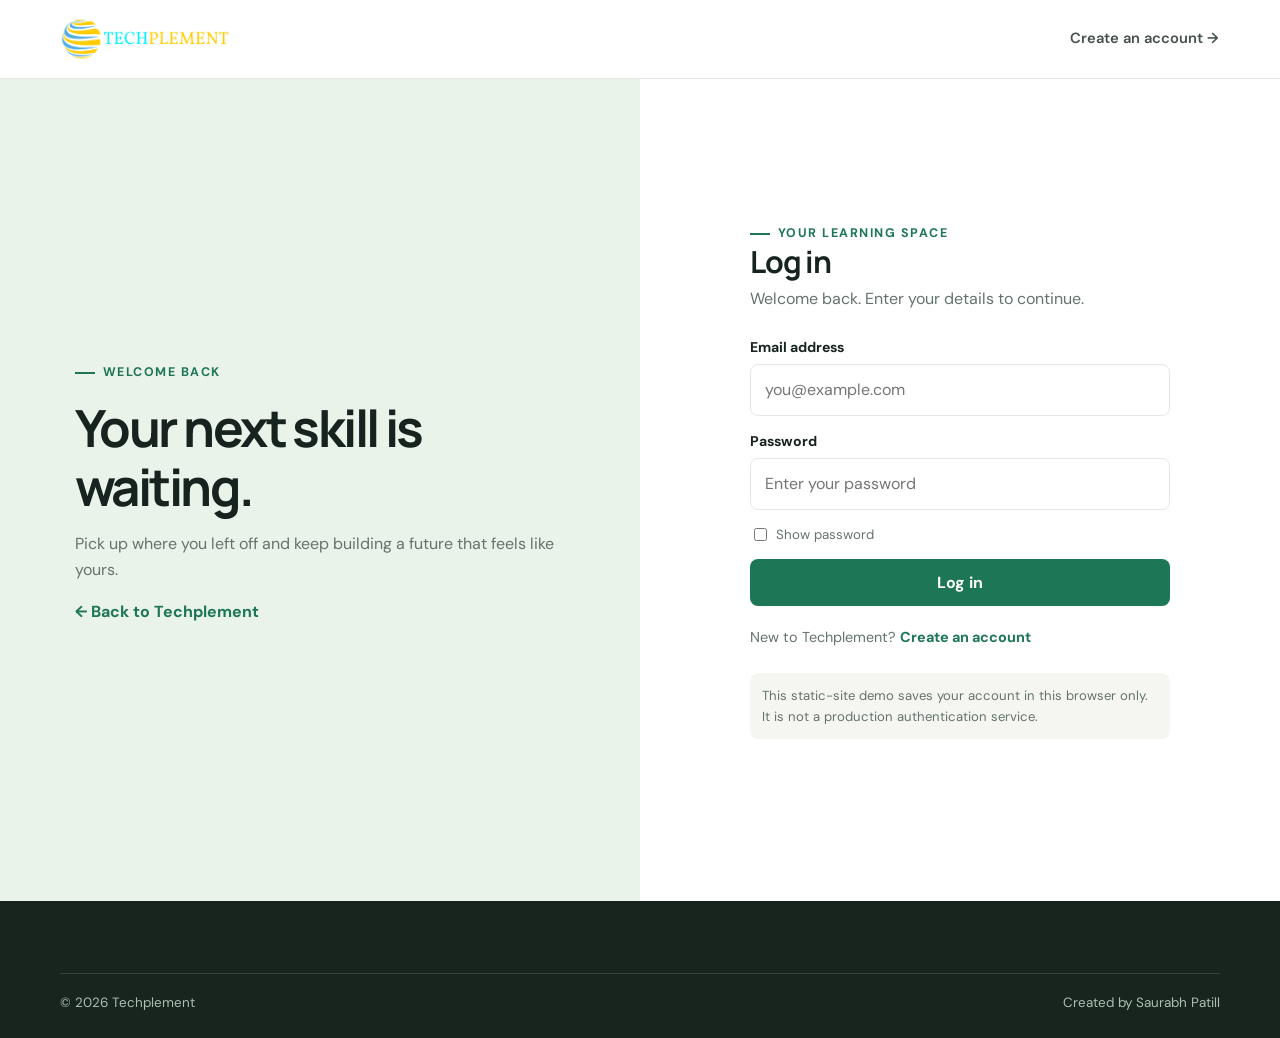
<file: login.html>
<!DOCTYPE html>
<html lang="en">
<head>
  <meta charset="UTF-8"><meta name="viewport" content="width=device-width, initial-scale=1">
  <title>Log in | Techplement</title><link rel="icon" href="logo.png"><link rel="stylesheet" href="styles.css"><script src="script.js" defer></script>
</head>
<body>
  <header class="site-header"><div class="container nav-container"><a class="brand" href="index.html" aria-label="Techplement home"><img src="logo.png" alt="Techplement"></a><a class="nav-action" href="signup.html">Create an account →</a></div></header>
  <main class="auth-layout">
    <aside class="auth-aside"><div class="auth-aside-inner"><span class="eyebrow">Welcome back</span><h1>Your next skill is waiting.</h1><p>Pick up where you left off and keep building a future that feels like yours.</p><a class="text-link" href="index.html">← Back to Techplement</a></div></aside>
    <section class="auth-content"><div class="auth-card"><span class="eyebrow">Your learning space</span><h2>Log in</h2><p>Welcome back. Enter your details to continue.</p>
      <form class="auth-form" data-auth-form="login">
        <div class="form-message" data-form-message role="status" aria-live="polite"></div>
        <label><span class="form-label">Email address</span><input class="form-field" name="email" type="email" autocomplete="email" required placeholder="you@example.com"></label>
        <label><span class="form-label">Password</span><input class="form-field" name="password" type="password" autocomplete="current-password" required placeholder="Enter your password"></label>
        <label class="show-password"><input type="checkbox" data-show-password> Show password</label>
        <button class="btn" type="submit">Log in</button>
      </form>
      <p class="auth-switch">New to Techplement? <a href="signup.html">Create an account</a></p>
      <p class="demo-note">This static-site demo saves your account in this browser only. It is not a production authentication service.</p>
    </div></section>
  </main>
  <footer class="site-footer"><div class="container"><div class="footer-bottom"><span>© <span data-year></span> Techplement</span><span>Created by Saurabh Patill</span></div></div></footer>
</body>
</html>
</file>
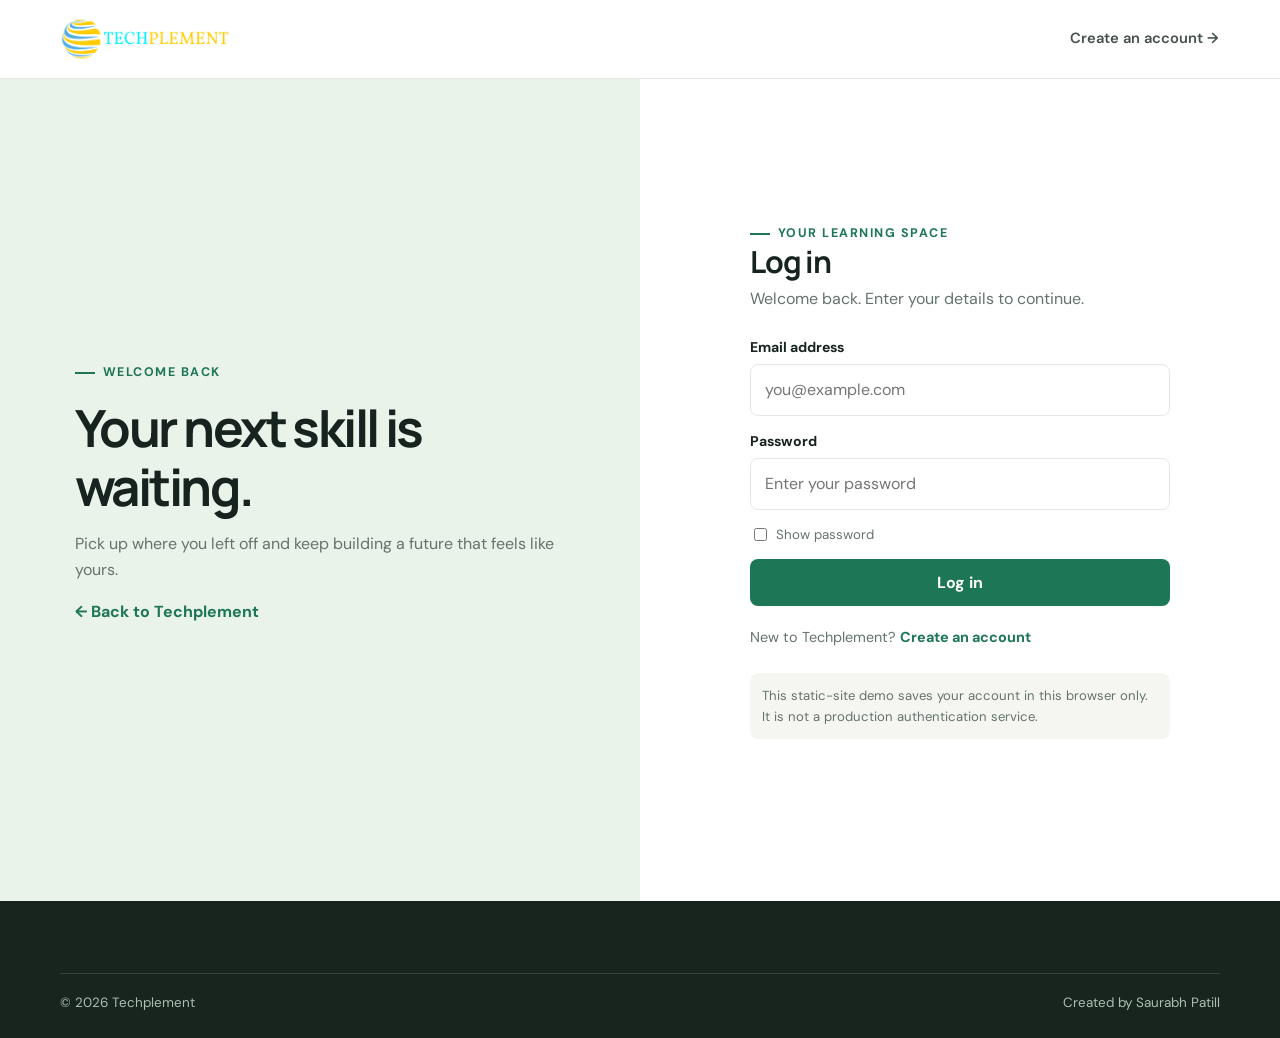
<file: profile.html>
<!DOCTYPE html>
<html lang="en">
<head>
  <meta charset="UTF-8"><meta name="viewport" content="width=device-width, initial-scale=1">
  <meta name="description" content="Your Techplement learning dashboard and enrolled courses.">
  <title>My learning | Techplement</title><link rel="icon" href="logo.png"><link rel="stylesheet" href="styles.css"><script src="script.js" defer></script>
</head>
<body>
  <a class="skip-link" href="#main">Skip to content</a>
  <header class="site-header"><div class="container nav-container"><a class="brand" href="index.html" aria-label="Techplement home"><img src="logo.png" alt="Techplement"></a><button class="menu-toggle" type="button" aria-label="Open navigation menu" aria-expanded="false">☰</button><nav class="main-nav" aria-label="Main navigation"><ul class="nav-links"><li><a href="index.html">Home</a></li><li><a href="index.html#courses">Explore courses</a></li></ul><div class="nav-actions"><button class="nav-action" data-logout type="button">Log out</button></div></nav></div></header>
  <main id="main">
    <section class="page-hero"><div class="container"><span class="eyebrow">Your learning space</span><h1>My learning</h1><p>Keep track of your courses and take the next step in your learning journey.</p></div></section>
    <section class="section" data-profile><div class="container"><div class="profile-panel"><div class="avatar" data-profile-avatar aria-hidden="true"></div><div><h2 data-profile-name></h2><p data-profile-email></p></div></div><div class="profile-courses"><div class="section-heading"><div><span class="eyebrow">Picked by you</span><h2>Your courses</h2><p>Come back to your enrolled learning paths whenever you're ready.</p></div><a class="btn btn-small" href="index.html#courses">Find a course</a></div><div class="course-list" data-enrolled-grid></div></div></div></section>
  </main>
  <footer class="site-footer"><div class="container"><div class="footer-bottom"><span>© <span data-year></span> Techplement. All rights reserved.</span><span>Created by Saurabh Patill</span></div></div></footer>
</body>
</html>
</file>
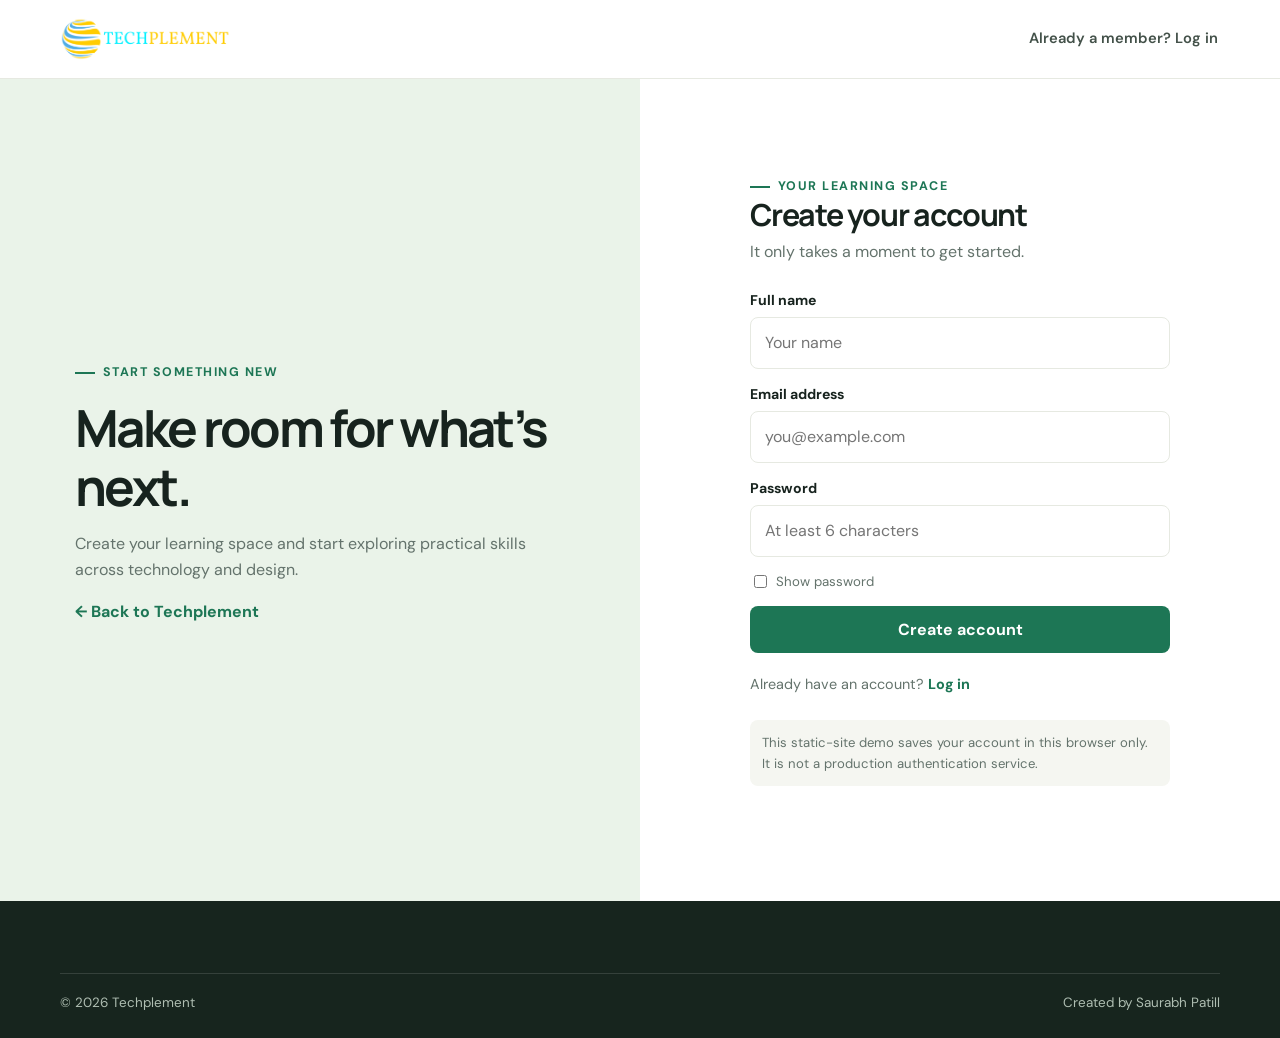
<file: signup.html>
<!DOCTYPE html>
<html lang="en">
<head>
  <meta charset="UTF-8"><meta name="viewport" content="width=device-width, initial-scale=1">
  <title>Create an account | Techplement</title><link rel="icon" href="logo.png"><link rel="stylesheet" href="styles.css"><script src="script.js" defer></script>
</head>
<body>
  <header class="site-header"><div class="container nav-container"><a class="brand" href="index.html" aria-label="Techplement home"><img src="logo.png" alt="Techplement"></a><a class="nav-action" href="login.html">Already a member? Log in</a></div></header>
  <main class="auth-layout">
    <aside class="auth-aside"><div class="auth-aside-inner"><span class="eyebrow">Start something new</span><h1>Make room for what’s next.</h1><p>Create your learning space and start exploring practical skills across technology and design.</p><a class="text-link" href="index.html">← Back to Techplement</a></div></aside>
    <section class="auth-content"><div class="auth-card"><span class="eyebrow">Your learning space</span><h2>Create your account</h2><p>It only takes a moment to get started.</p>
      <form class="auth-form" data-auth-form="signup">
        <div class="form-message" data-form-message role="status" aria-live="polite"></div>
        <label><span class="form-label">Full name</span><input class="form-field" name="name" autocomplete="name" required placeholder="Your name"></label>
        <label><span class="form-label">Email address</span><input class="form-field" name="email" type="email" autocomplete="email" required placeholder="you@example.com"></label>
        <label><span class="form-label">Password</span><input class="form-field" name="password" type="password" autocomplete="new-password" minlength="6" required placeholder="At least 6 characters"></label>
        <label class="show-password"><input type="checkbox" data-show-password> Show password</label>
        <button class="btn" type="submit">Create account</button>
      </form>
      <p class="auth-switch">Already have an account? <a href="login.html">Log in</a></p>
      <p class="demo-note">This static-site demo saves your account in this browser only. It is not a production authentication service.</p>
    </div></section>
  </main>
  <footer class="site-footer"><div class="container"><div class="footer-bottom"><span>© <span data-year></span> Techplement</span><span>Created by Saurabh Patill</span></div></div></footer>
</body>
</html>
</file>
<file: styles.css>
@import url('https://fonts.googleapis.com/css2?family=DM+Sans:wght@400;500;600;700&family=Manrope:wght@400;500;600;700;800&display=swap');

:root {
  color-scheme: light;
  --ink: #17231e;
  --muted: #64736c;
  --green: #1d7655;
  --green-dark: #15583f;
  --lime: #d7f36a;
  --paper: #f7f8f3;
  --white: #fff;
  --line: #e6e9e1;
  --shadow: 0 18px 50px rgba(27, 47, 37, .09);
}

* { box-sizing: border-box; }
html { scroll-behavior: smooth; }
body {
  margin: 0;
  background: var(--paper);
  color: var(--ink);
  font-family: 'DM Sans', sans-serif;
  line-height: 1.6;
}
img { display: block; max-width: 100%; }
a { color: inherit; text-decoration: none; }
button, input, textarea { font: inherit; }
button, a { -webkit-tap-highlight-color: transparent; }
.container { width: min(1160px, calc(100% - 48px)); margin-inline: auto; }
.skip-link { position: absolute; top: -50px; left: 16px; z-index: 20; background: white; padding: 10px 14px; }
.skip-link:focus { top: 10px; }

.site-header { position: sticky; top: 0; z-index: 10; background: rgba(255,255,255,.96); border-bottom: 1px solid var(--line); backdrop-filter: blur(14px); }
.nav-container { min-height: 78px; display: flex; align-items: center; justify-content: space-between; gap: 26px; }
.brand { display: inline-flex; align-items: center; flex: 0 0 auto; }
.brand img { width: 172px; height: 48px; object-fit: contain; }
.main-nav { display: flex; align-items: center; gap: 30px; }
.nav-links { display: flex; align-items: center; gap: 25px; padding: 0; margin: 0; list-style: none; }
.nav-links a, .nav-action { color: #435149; font-size: .92rem; font-weight: 600; transition: color .2s ease; }
.nav-links a:hover, .nav-links a[aria-current="page"], .nav-action:hover { color: var(--green); }
.dropdown-wrapper { position: relative; }
.dropdown-trigger { display: inline-flex; align-items: center; gap: 6px; }
.dropdown-content { position: absolute; top: calc(100% + 15px); left: -18px; display: none; min-width: 220px; padding: 9px; margin: 0; list-style: none; border: 1px solid var(--line); border-radius: 14px; background: white; box-shadow: var(--shadow); }
.dropdown-wrapper:hover .dropdown-content, .dropdown-wrapper:focus-within .dropdown-content { display: grid; }
.dropdown-content a { display: block; padding: 9px 11px; border-radius: 8px; white-space: nowrap; }
.dropdown-content a:hover { background: var(--paper); }
.nav-actions { display: flex; align-items: center; gap: 12px; }
.nav-action { padding: 9px 2px; }
.nav-action.signup { padding: 10px 17px; color: white; border-radius: 8px; background: var(--green); }
.nav-action.signup:hover { color: white; background: var(--green-dark); }
.menu-toggle { display: none; width: 42px; height: 42px; border: 1px solid var(--line); border-radius: 9px; background: white; color: var(--ink); font-size: 1.2rem; cursor: pointer; }

.hero { position: relative; overflow: hidden; padding: 88px 0 90px; background: #eaf3e9; }
.hero::before, .hero::after { position: absolute; content: ""; border-radius: 50%; pointer-events: none; }
.hero::before { width: 520px; height: 520px; top: -260px; right: 2%; background: rgba(215,243,106,.42); }
.hero::after { width: 360px; height: 360px; bottom: -240px; left: 8%; background: rgba(29,118,85,.09); }
.hero-grid { position: relative; z-index: 1; display: grid; grid-template-columns: 1.05fr .95fr; align-items: center; gap: 52px; }
.eyebrow { display: inline-flex; align-items: center; gap: 8px; color: var(--green); font-size: .78rem; font-weight: 700; letter-spacing: .12em; text-transform: uppercase; }
.eyebrow::before { width: 20px; height: 2px; content: ""; background: currentColor; }
h1, h2, h3, p { margin-top: 0; }
h1, h2, h3 { font-family: Manrope, sans-serif; line-height: 1.16; }
.hero h1 { max-width: 650px; margin: 18px 0; font-size: clamp(2.7rem, 5vw, 4.7rem); letter-spacing: -.055em; }
.hero-copy { max-width: 560px; margin-bottom: 27px; color: #56655c; font-size: 1.1rem; }
.hero-visual { position: relative; min-height: 360px; }
.hero-visual img { width: 100%; height: 390px; object-fit: cover; border-radius: 20px; box-shadow: 0 24px 60px rgba(31,71,49,.16); }
.floating-card { position: absolute; right: -18px; bottom: 24px; max-width: 230px; padding: 16px 19px; border: 1px solid rgba(255,255,255,.8); border-radius: 14px; background: white; box-shadow: var(--shadow); }
.floating-card strong { display: block; font-family: Manrope, sans-serif; font-size: 1.1rem; }
.floating-card span { color: var(--muted); font-size: .84rem; }
.button-row { display: flex; flex-wrap: wrap; align-items: center; gap: 13px; }
.btn { display: inline-flex; align-items: center; justify-content: center; min-height: 47px; padding: 0 20px; border: 1px solid transparent; border-radius: 8px; background: var(--green); color: white; font-weight: 700; cursor: pointer; transition: transform .2s ease, background .2s ease, border-color .2s ease; }
.btn:hover { transform: translateY(-2px); background: var(--green-dark); }
.btn-secondary { border-color: var(--line); background: white; color: var(--ink); }
.btn-secondary:hover { border-color: #bfcdc2; background: white; }
.btn-small { min-height: 39px; padding-inline: 14px; font-size: .88rem; }
.text-link { color: var(--green); font-weight: 700; }

.trust-strip { padding: 22px 0; border-bottom: 1px solid var(--line); background: white; }
.trust-row { display: flex; align-items: center; justify-content: space-between; gap: 20px; color: var(--muted); font-size: .89rem; }
.trust-row strong { color: var(--ink); }
.trust-item { display: flex; align-items: center; gap: 9px; }
.trust-icon { display: inline-grid; width: 29px; height: 29px; place-items: center; border-radius: 50%; background: #edf5e6; color: var(--green); font-weight: 800; }

.section { padding: 76px 0; }
.section-white { background: white; }
.section-heading { display: flex; align-items: end; justify-content: space-between; gap: 20px; margin-bottom: 28px; }
.section-heading h2 { margin: 8px 0 0; font-size: clamp(1.8rem, 3vw, 2.5rem); letter-spacing: -.04em; }
.section-heading p { max-width: 520px; margin: 10px 0 0; color: var(--muted); }
.category-grid { display: grid; grid-template-columns: repeat(3, 1fr); gap: 15px; }
.category-card { display: flex; align-items: center; gap: 15px; min-height: 95px; padding: 18px; border: 1px solid var(--line); border-radius: 13px; background: white; transition: transform .2s ease, border-color .2s ease, box-shadow .2s ease; }
.category-card:hover { transform: translateY(-3px); border-color: #bfd2c4; box-shadow: 0 12px 28px rgba(27,47,37,.07); }
.category-mark { display: grid; flex: 0 0 48px; width: 48px; height: 48px; place-items: center; border-radius: 12px; background: #edf5e6; color: var(--green); font-family: Manrope, sans-serif; font-size: 1.1rem; font-weight: 800; }
.category-card strong { display: block; font-family: Manrope, sans-serif; }
.category-card small { color: var(--muted); }

.course-toolbar { display: flex; align-items: center; justify-content: space-between; gap: 20px; margin: 20px 0 26px; }
.course-search { width: min(100%, 360px); min-height: 46px; padding: 0 15px; border: 1px solid var(--line); border-radius: 9px; outline: none; background: white; }
.course-search:focus, .form-field:focus, .contact-form input:focus, .contact-form textarea:focus { border-color: var(--green); box-shadow: 0 0 0 3px rgba(29,118,85,.12); }
.course-count { color: var(--muted); font-size: .9rem; }
.course-list { display: grid; grid-template-columns: repeat(3, minmax(0, 1fr)); gap: 22px; }
.course-card { overflow: hidden; border: 1px solid var(--line); border-radius: 14px; background: white; box-shadow: 0 8px 25px rgba(27,47,37,.035); transition: transform .2s ease, box-shadow .2s ease; }
.course-card:hover { transform: translateY(-4px); box-shadow: var(--shadow); }
.course-card[hidden] { display: none; }
.course-image { width: 100%; height: 180px; object-fit: cover; background: #e9eee8; }
.course-body { padding: 18px; }
.course-tag { display: inline-block; margin-bottom: 10px; color: var(--green); font-size: .72rem; font-weight: 700; letter-spacing: .08em; text-transform: uppercase; }
.course-card h3 { min-height: 48px; margin-bottom: 8px; font-size: 1.08rem; }
.course-card p { min-height: 48px; margin-bottom: 15px; color: var(--muted); font-size: .9rem; }
.course-meta { display: flex; align-items: center; justify-content: space-between; gap: 12px; padding-top: 14px; border-top: 1px solid var(--line); }
.course-meta strong { font-family: Manrope, sans-serif; font-size: 1.05rem; }
.empty-state { grid-column: 1 / -1; padding: 40px; border: 1px dashed #cbd6cc; border-radius: 12px; color: var(--muted); text-align: center; }

.page-hero { padding: 61px 0 54px; background: #eaf3e9; }
.page-hero h1 { margin: 12px 0; font-size: clamp(2.1rem, 4vw, 3.4rem); letter-spacing: -.05em; }
.page-hero p { max-width: 640px; margin: 0; color: var(--muted); font-size: 1.05rem; }
.page-hero .eyebrow { margin: 0; }
.category-page .section { padding-top: 36px; }

.stats-grid { display: grid; grid-template-columns: repeat(3, 1fr); gap: 20px; }
.stat-card { padding: 24px; border: 1px solid var(--line); border-radius: 13px; background: white; }
.stat-card strong { display: block; margin-bottom: 5px; color: var(--green); font-family: Manrope, sans-serif; font-size: 1.8rem; }
.stat-card span { color: var(--muted); }
.contact-form { display: grid; max-width: 650px; gap: 13px; margin-top: 22px; }
.contact-form input, .contact-form textarea, .form-field { width: 100%; min-height: 48px; padding: 12px 14px; border: 1px solid var(--line); border-radius: 8px; outline: none; background: white; }
.contact-form textarea { min-height: 130px; resize: vertical; }
.form-status { min-height: 24px; margin: 0; color: var(--green); font-size: .9rem; }

.site-footer { padding: 42px 0 24px; background: #17251e; color: #dce5dc; }
.footer-grid { display: grid; grid-template-columns: 1.4fr 1fr 1fr; gap: 36px; }
.footer-brand img { width: 170px; height: 48px; margin-bottom: 14px; padding: 5px; border-radius: 5px; background: white; object-fit: contain; }
.footer-brand p { max-width: 340px; color: #afbeb2; font-size: .9rem; }
.footer-heading { margin: 0 0 13px; color: white; font-family: Manrope, sans-serif; font-size: .96rem; }
.footer-links { display: grid; gap: 9px; color: #afbeb2; font-size: .9rem; }
.footer-links a:hover { color: var(--lime); }
.footer-bottom { display: flex; justify-content: space-between; gap: 15px; margin-top: 30px; padding-top: 18px; border-top: 1px solid rgba(255,255,255,.13); color: #afbeb2; font-size: .84rem; }

.auth-layout { min-height: calc(100vh - 78px); display: grid; grid-template-columns: 1fr 1fr; background: white; }
.auth-aside { display: flex; align-items: center; justify-content: center; padding: 55px; background: #eaf3e9; }
.auth-aside-inner { max-width: 490px; }
.auth-aside h1 { margin: 15px 0; font-size: clamp(2.3rem, 4vw, 3.5rem); letter-spacing: -.05em; }
.auth-aside p { color: var(--muted); }
.auth-content { display: grid; place-items: center; padding: 45px 24px; }
.auth-card { width: min(100%, 420px); }
.auth-card h2 { margin: 0 0 7px; font-size: 1.9rem; letter-spacing: -.04em; }
.auth-card > p { margin-bottom: 24px; color: var(--muted); }
.auth-form { display: grid; gap: 14px; }
.form-label { display: block; margin-bottom: 6px; font-size: .88rem; font-weight: 700; }
.form-message { display: none; padding: 11px 13px; border-radius: 8px; background: #edf5e6; color: var(--green-dark); font-size: .9rem; }
.form-message.error { display: block; background: #fff0ed; color: #a63e2e; }
.form-message.success { display: block; }
.auth-switch { margin-top: 20px; color: var(--muted); font-size: .9rem; }
.auth-switch a { color: var(--green); font-weight: 700; }
.demo-note { margin-top: 18px; padding: 12px; border-radius: 8px; background: #f5f6f1; color: var(--muted); font-size: .82rem; }
.password-row { display: flex; align-items: center; justify-content: space-between; gap: 10px; }
.show-password { display: inline-flex; align-items: center; gap: 6px; color: var(--muted); font-size: .83rem; }

.profile-panel { display: flex; align-items: center; gap: 18px; padding: 25px; border: 1px solid var(--line); border-radius: 14px; background: white; }
.avatar { display: grid; flex: 0 0 58px; width: 58px; height: 58px; place-items: center; border-radius: 50%; background: #eaf3e9; color: var(--green); font-family: Manrope, sans-serif; font-size: 1.3rem; font-weight: 800; }
.profile-panel p { margin: 5px 0 0; color: var(--muted); }
.profile-courses { margin-top: 30px; }
.hidden { display: none !important; }

@media (max-width: 920px) {
  .nav-container { min-height: 70px; }
  .menu-toggle { display: inline-grid; place-items: center; margin-left: auto; }
  .main-nav { position: absolute; top: 100%; right: 0; left: 0; display: none; align-items: stretch; gap: 0; padding: 12px 24px 20px; border-bottom: 1px solid var(--line); background: white; }
  .main-nav.is-open { display: grid; }
  .nav-links { align-items: stretch; flex-direction: column; gap: 0; }
  .nav-links > li > a, .dropdown-trigger { display: flex; padding: 11px 0; }
  .dropdown-content { position: static; display: grid; min-width: 0; padding: 0 0 0 10px; border: 0; box-shadow: none; }
  .dropdown-wrapper:hover .dropdown-content, .dropdown-wrapper:focus-within .dropdown-content { display: grid; }
  .nav-actions { justify-content: flex-start; padding-top: 12px; }
  .hero-grid { gap: 30px; }
  .course-list { grid-template-columns: repeat(2, minmax(0, 1fr)); }
}
@media (max-width: 650px) {
  .container { width: min(100% - 32px, 1160px); }
  .brand img { width: 145px; height: 43px; }
  .hero { padding: 56px 0; }
  .hero-grid { grid-template-columns: 1fr; }
  .hero-visual { min-height: 240px; }
  .hero-visual img { height: 270px; }
  .floating-card { right: 8px; bottom: 12px; }
  .trust-row { justify-content: flex-start; flex-wrap: wrap; }
  .section { padding: 55px 0; }
  .section-heading { align-items: flex-start; flex-direction: column; }
  .category-grid, .course-list { grid-template-columns: 1fr; }
  .course-toolbar { align-items: stretch; flex-direction: column; }
  .course-search { width: 100%; }
  .course-image { height: 205px; }
  .course-card h3, .course-card p { min-height: 0; }
  .stats-grid { grid-template-columns: 1fr; }
  .footer-grid { grid-template-columns: 1fr 1fr; }
  .footer-brand { grid-column: 1 / -1; }
  .footer-bottom { flex-direction: column; }
  .auth-layout { grid-template-columns: 1fr; }
  .auth-aside { display: none; }
  .auth-content { min-height: calc(100vh - 70px); align-items: start; padding-top: 55px; }
  .profile-panel { align-items: flex-start; }
}
@media (prefers-reduced-motion: reduce) {
  *, *::before, *::after { scroll-behavior: auto !important; transition-duration: .01ms !important; animation-duration: .01ms !important; }
}
</file>
